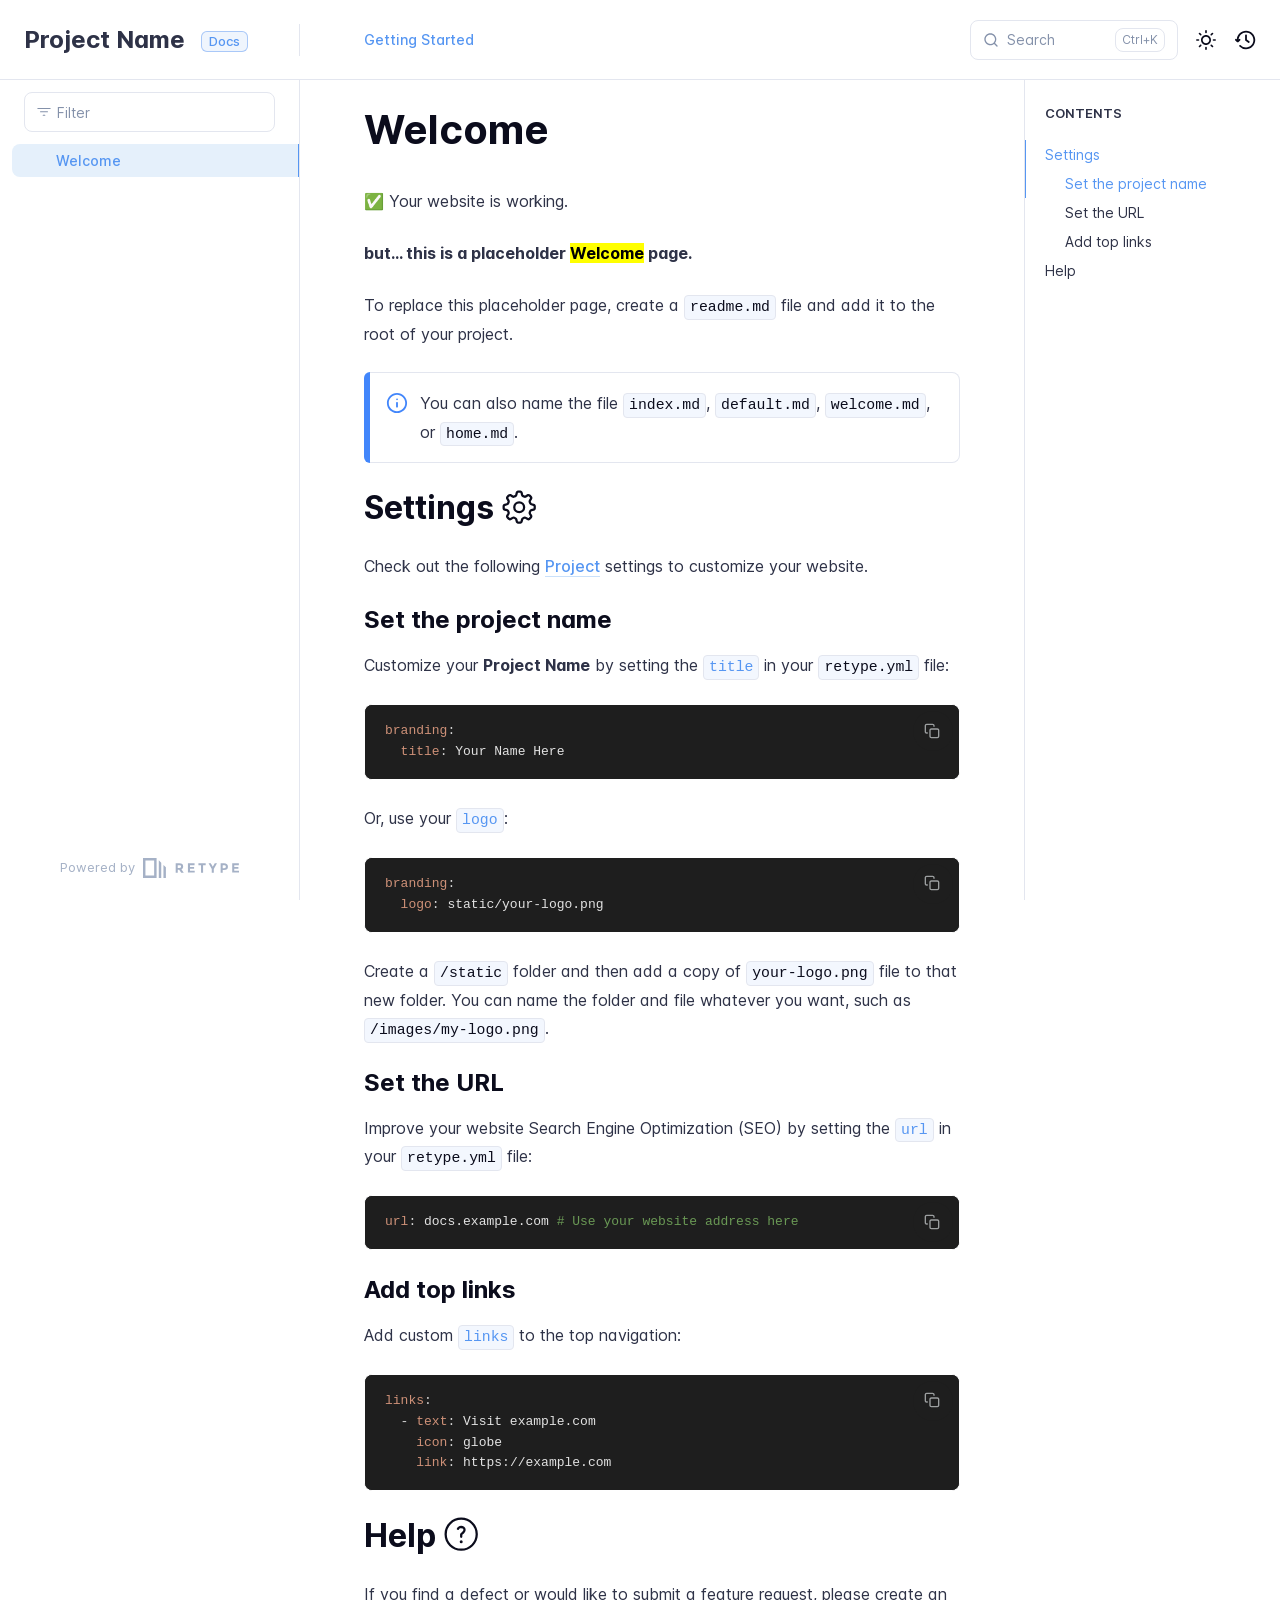
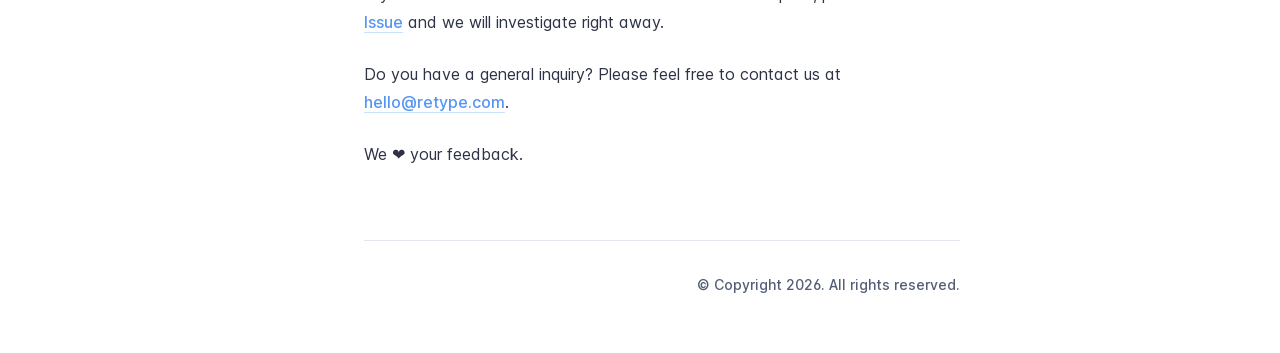
<file: index.html>
<!DOCTYPE html>
<html lang="en" class="h-full">
<head>
    <meta charset="UTF-8">
    <meta name="viewport" content="width=device-width,initial-scale=1">
    <meta name="color-scheme" content="light dark">
    <meta name="turbo-cache-control" content="no-cache" data-turbo-track="reload" data-track-token="4.6.0.842495120403">

    <!-- See retype.com -->
    <meta name="generator" content="Retype 4.6.0">

    <!-- Primary Meta Tags -->
    <title>Welcome</title>
    <meta name="title" content="Welcome">
    <meta name="description" content="✅ Your website is working.">

    <!-- Canonical -->
    <link rel="canonical" href="https://docs.example.com/">
    <link rel="sitemap" type="application/xml" title="Sitemap" href="https://docs.example.com/sitemap.xml">

    <!-- Open Graph -->
    <meta property="og:type" content="website">
    <meta property="og:url" content="https://docs.example.com/">
    <meta property="og:title" content="Welcome">
    <meta property="og:description" content="✅ Your website is working.">
    <meta property="og:site_name" content="Project Name">
    <meta property="og:locale" content="en_US">

    <!-- Twitter -->
    <meta name="twitter:card" content="summary_large_image">
    <meta name="twitter:url" content="https://docs.example.com/">
    <meta name="twitter:title" content="Welcome">
    <meta name="twitter:description" content="✅ Your website is working.">

    <script data-cfasync="false">(function(){var cl=document.documentElement.classList,ls=localStorage.getItem("retype_scheme"),hd=cl.contains("dark"),hl=cl.contains("light"),wm=window.matchMedia&&window.matchMedia("(prefers-color-scheme: dark)").matches;if(ls==="dark"||(!ls&&wm&&!hd&&!hl)){cl.remove("light");cl.add("dark")}else if(ls==="light"||(!ls&&!wm&&!hd&&!hl)){cl.remove("dark");cl.add("light")}})();</script>

    <link href="resources/css/retype.css?v=4.6.0.842495120403" rel="stylesheet">

    <script data-cfasync="false" src="resources/js/config.js?v=4.6.0.842495120403" data-turbo-eval="false" defer></script>
    <script data-cfasync="false" src="resources/js/retype.js?v=4.6.0" data-turbo-eval="false" defer></script>
    <script id="lunr-js" data-cfasync="false" src="resources/js/lunr.js?v=4.6.0.842495120403" data-turbo-eval="false" defer></script>
    <script id="prism-js" data-cfasync="false" src="resources/js/prism.js?v=4.6.0.842495120403" defer></script>
</head>
<body>
    <div id="retype-app" class="relative text-base antialiased text-base-text bg-base-bg font-body">
    <div class="absolute bottom-0 left-0" style="top: 5rem; right: 50%"></div>

    <header id="retype-header" class="sticky top-0 z-30 flex w-full h-16 bg-header-bg border-b border-header-border md:h-20">
        <div class="container relative flex items-center justify-between pr-6 grow md:justify-start">
            <!-- Mobile menu button skeleton -->
            <button v-cloak class="skeleton retype-mobile-menu-button flex items-center justify-center shrink-0 overflow-hidden dark:text-white focus:outline-hidden rounded-full w-10 h-10 ml-3.5 md:hidden"><svg xmlns="http://www.w3.org/2000/svg" class="mb-px shrink-0" width="24" height="24" viewBox="0 0 24 24" role="presentation" style="margin-bottom: 0px;"><g fill="currentColor"><path d="M2 4h20v2H2zM2 11h20v2H2zM2 18h20v2H2z"></path></g></svg></button>
            <div v-cloak id="retype-sidebar-left-toggle-button"></div>
    
            <!-- Logo -->
            <div class="flex items-center justify-between h-full py-2 md:w-75">
                <div class="flex items-center px-2 md:px-6">
                    <a id="retype-branding-logo" href="https://docs.example.com/" class="flex items-center leading-snug text-2xl">
                        <span class="dark:text-white font-bold line-clamp-1 md:line-clamp-2">Project Name</span>
                    </a><span id="retype-branding-label" class="inline-flex mt-1 px-2 py-1 ml-4 text-xs font-medium leading-none items-center rounded-md bg-branding-label-bg text-branding-label-text ring-1 ring-branding-label-border ring-inset md:inline-block">Docs</span>
                </div>
    
                <span class="hidden h-8 border-r md:inline-block border-base-border"></span>
            </div>
    
            <div class="flex justify-between md:grow">
                <!-- Top Nav -->
                <nav id="retype-header-nav" class="hidden md:flex">
                    <ul class="flex flex-col mb-4 md:pl-16 md:mb-0 md:flex-row md:items-center">
                        <li class="mr-6">
                            <a class="py-2 md:mb-0 inline-flex items-center text-sm whitespace-nowrap transition-colors duration-200 ease-linear md:text-header-text font-header-text hover:text-header-text-hover" href="https://retype.com/guides/getting-started/">Getting Started</a>
                        </li>
    
                    </ul>
                </nav>
    
                <div v-cloak class="flex justify-end grow">
                    <div id="retype-mobile-search-button"></div>
                    <doc-search-desktop></doc-search-desktop>
    
                    <doc-theme-switch class="lg:ml-2"></doc-theme-switch>
                    <doc-history></doc-history>
                </div>
            </div>
        </div>
    </header>


    <div id="retype-container" class="container relative flex bg-white">
        <!-- Sidebar Skeleton -->
        <div v-cloak class="fixed flex flex-col shrink-0 duration-300 ease-in-out bg-sidebar-left-bg border-sidebar-left-border sidebar top-20 w-75 border-r h-screen md:sticky transition-transform skeleton">
        
            <div class="flex items-center h-16 px-6">
                <input id="retype-filter-input-mock" class="w-full h-10 pl-8 px-3 py-2 transition-colors duration-200 ease-linear bg-filter-bg border border-filter-border rounded-lg shadow-none md:text-sm hover:border-filter-border-hover focus:outline-hidden focus:border-filter-border-focus placeholder-filter-placeholder" type="text">
            </div>
        
            <div class="pl-6 mt-1 mb-4">
                <div class="w-32 h-3 mb-4 bg-skeleton-bg rounded-full loading"></div>
                <div class="w-48 h-3 mb-4 bg-skeleton-bg rounded-full loading"></div>
                <div class="w-40 h-3 mb-4 bg-skeleton-bg rounded-full loading"></div>
                <div class="w-32 h-3 mb-4 bg-skeleton-bg rounded-full loading"></div>
                <div class="w-48 h-3 mb-4 bg-skeleton-bg rounded-full loading"></div>
                <div class="w-40 h-3 mb-4 bg-skeleton-bg rounded-full loading"></div>
            </div>
        
            <div class="shrink-0 mt-auto bg-transparent dark:border-base-border">
                <a class="flex items-center justify-center flex-nowrap h-16 text-gray-350 dark:text-dark-400 hover:text-gray-600 dark:hover:text-dark-300 transition-colors duration-150 ease-in docs-powered-by" target="_blank" href="https://retype.com/" rel="noopener">
                    <span class="text-xs whitespace-nowrap">Powered by</span>
                    <svg xmlns="http://www.w3.org/2000/svg" class="ml-2" fill="currentColor" width="96" height="20" overflow="visible"><path d="M0 0v20h13.59V0H0zm11.15 17.54H2.44V2.46h8.71v15.08zM15.8 20h2.44V4.67L15.8 2.22zM20.45 6.89V20h2.44V9.34z"/><g><path d="M40.16 8.44c0 1.49-.59 2.45-1.75 2.88l2.34 3.32h-2.53l-2.04-2.96h-1.43v2.96h-2.06V5.36h3.5c1.43 0 2.46.24 3.07.73s.9 1.27.9 2.35zm-2.48 1.1c.26-.23.38-.59.38-1.09 0-.5-.13-.84-.4-1.03s-.73-.28-1.39-.28h-1.54v2.75h1.5c.72 0 1.2-.12 1.45-.35zM51.56 5.36V7.2h-4.59v1.91h4.13v1.76h-4.13v1.92h4.74v1.83h-6.79V5.36h6.64zM60.09 7.15v7.48h-2.06V7.15h-2.61V5.36h7.28v1.79h-2.61zM70.81 14.64h-2.06v-3.66l-3.19-5.61h2.23l1.99 3.45 1.99-3.45H74l-3.19 5.61v3.66zM83.99 6.19c.65.55.97 1.4.97 2.55s-.33 1.98-1 2.51-1.68.8-3.04.8h-1.23v2.59h-2.06V5.36h3.26c1.42 0 2.45.28 3.1.83zm-1.51 3.65c.25-.28.37-.69.37-1.22s-.16-.92-.48-1.14c-.32-.23-.82-.34-1.5-.34H79.7v3.12h1.38c.68 0 1.15-.14 1.4-.42zM95.85 5.36V7.2h-4.59v1.91h4.13v1.76h-4.13v1.92H96v1.83h-6.79V5.36h6.64z"/></g></svg>
                </a>
            </div>
        </div>
        
        <!-- Sidebar component -->
        <doc-sidebar v-cloak>
            <template #sidebar-footer>
                <div class="shrink-0 mt-auto border-t md:bg-transparent md:border-none dark:border-base-border">
        
                    <div class="py-3 px-6 md:hidden border-b dark:border-base-border">
                        <nav>
                            <ul class="flex flex-wrap justify-center items-center">
                                <li class="mr-6">
                                    <a class="block py-1 inline-flex items-center text-sm whitespace-nowrap transition-colors duration-200 ease-linear md:text-header-text font-header-text hover:text-header-text-hover" href="https://retype.com/guides/getting-started/">Getting Started</a>
                                </li>
        
                            </ul>
                        </nav>
                    </div>
        
                    <a class="flex items-center justify-center flex-nowrap h-16 text-gray-350 dark:text-dark-400 hover:text-gray-600 dark:hover:text-dark-300 transition-colors duration-150 ease-in docs-powered-by" target="_blank" href="https://retype.com/" rel="noopener">
                        <span class="text-xs whitespace-nowrap">Powered by</span>
                        <svg xmlns="http://www.w3.org/2000/svg" class="ml-2" fill="currentColor" width="96" height="20" overflow="visible"><path d="M0 0v20h13.59V0H0zm11.15 17.54H2.44V2.46h8.71v15.08zM15.8 20h2.44V4.67L15.8 2.22zM20.45 6.89V20h2.44V9.34z"/><g><path d="M40.16 8.44c0 1.49-.59 2.45-1.75 2.88l2.34 3.32h-2.53l-2.04-2.96h-1.43v2.96h-2.06V5.36h3.5c1.43 0 2.46.24 3.07.73s.9 1.27.9 2.35zm-2.48 1.1c.26-.23.38-.59.38-1.09 0-.5-.13-.84-.4-1.03s-.73-.28-1.39-.28h-1.54v2.75h1.5c.72 0 1.2-.12 1.45-.35zM51.56 5.36V7.2h-4.59v1.91h4.13v1.76h-4.13v1.92h4.74v1.83h-6.79V5.36h6.64zM60.09 7.15v7.48h-2.06V7.15h-2.61V5.36h7.28v1.79h-2.61zM70.81 14.64h-2.06v-3.66l-3.19-5.61h2.23l1.99 3.45 1.99-3.45H74l-3.19 5.61v3.66zM83.99 6.19c.65.55.97 1.4.97 2.55s-.33 1.98-1 2.51-1.68.8-3.04.8h-1.23v2.59h-2.06V5.36h3.26c1.42 0 2.45.28 3.1.83zm-1.51 3.65c.25-.28.37-.69.37-1.22s-.16-.92-.48-1.14c-.32-.23-.82-.34-1.5-.34H79.7v3.12h1.38c.68 0 1.15-.14 1.4-.42zM95.85 5.36V7.2h-4.59v1.91h4.13v1.76h-4.13v1.92H96v1.83h-6.79V5.36h6.64z"/></g></svg>
                    </a>
                </div>
            </template>
        </doc-sidebar>

        <div class="grow min-w-0 bg-body-bg">
            <!-- Render "toolbar" template here on api pages --><!-- Render page content -->
<div class="flex">
    <div id="retype-main" class="min-w-0 p-4 grow md:px-16">
        <main class="relative pb-12 lg:pt-2">
            <div class="relative retype-markdown" id="retype-content">
                <!-- Rendered if sidebar right is enabled -->
                <div id="retype-sidebar-right-toggle"></div>
                <doc-page-actions></doc-page-actions>

                <!-- Page content  -->
<h1 id="welcome">Welcome</h1>
<p><span class="docs-emoji">&#x2705;</span> Your website is working.</p>
<p><strong>but... this is a placeholder <mark>Welcome</mark> page.</strong></p>
<p>To replace this placeholder page, create a <code translate="no" v-pre>readme.md</code> file and add it to the root of your project.</p>
<div class="flex mb-6">
    <div class="shrink-0 w-1.5 rounded-tl-lg rounded-bl-lg bg-callout-primary"></div>
    <div class="flex w-full py-4 border border-l-0 rounded-tr-lg rounded-br-lg doc-callout bg-callout-base-bg border-callout-base-border" role="alert">
        <div class="flex items-center ml-4 h-7">
            <svg xmlns="http://www.w3.org/2000/svg" class="block text-callout-primary" width="22" height="22" viewBox="0 0 24 24" role="presentation">
                <g fill="currentColor"><g>
                    <path d="M12 1C5.93 1 1 5.93 1 12s4.93 11 11 11 11-4.93 11-11S18.07 1 12 1zm0 20c-4.96 0-9-4.04-9-9s4.04-9 9-9 9 4.04 9 9-4.04 9-9 9z"></path>
                    <path d="M12 11c-.55 0-1 .45-1 1v4c0 .55.45 1 1 1s1-.45 1-1v-4c0-.55-.45-1-1-1zM12.01 7c-.56 0-1 .45-1 1s.45 1 1 1 1-.45 1-1-.45-1-1-1z"></path>
                    <path fill="none" d="M0 0h24v24H0z"></path>
                </g></g>
            </svg>
        </div>
        <div class="pr-5 ml-3 w-full">
<p>You can also name the file <code translate="no" v-pre>index.md</code>, <code translate="no" v-pre>default.md</code>, <code translate="no" v-pre>welcome.md</code>, or <code translate="no" v-pre>home.md</code>.</p>
        </div>
    </div>
</div>
<h2 id="settings">Settings <svg xmlns="http://www.w3.org/2000/svg" class="docs-icon" viewBox="0 0 24 24" role="presentation"><g fill="currentColor"><g><path d="M16 12a4 4 0 1 1-8 0 4 4 0 0 1 8 0Zm-1.5 0a2.5 2.5 0 1 0-5 0 2.5 2.5 0 0 0 5 0Z"/><path d="M12 1c.266 0 .532.009.797.028.763.055 1.345.617 1.512 1.304l.352 1.45c.019.078.09.171.225.221.247.089.49.19.728.302.13.061.246.044.315.002l1.275-.776c.603-.368 1.411-.353 1.99.147.402.349.78.726 1.128 1.129.501.578.515 1.386.147 1.99l-.776 1.274c-.042.069-.058.185.002.315.112.238.213.481.303.728.048.135.142.205.22.225l1.45.352c.687.167 1.249.749 1.303 1.512.038.531.038 1.063 0 1.594-.054.763-.616 1.345-1.303 1.512l-1.45.352c-.078.019-.171.09-.221.225-.089.248-.19.491-.302.728-.061.13-.044.246-.002.315l.776 1.275c.368.603.353 1.411-.147 1.99-.349.402-.726.78-1.129 1.128-.578.501-1.386.515-1.99.147l-1.274-.776c-.069-.042-.185-.058-.314.002a8.606 8.606 0 0 1-.729.303c-.135.048-.205.142-.225.22l-.352 1.45c-.167.687-.749 1.249-1.512 1.303-.531.038-1.063.038-1.594 0-.763-.054-1.345-.616-1.512-1.303l-.352-1.45c-.019-.078-.09-.171-.225-.221a8.138 8.138 0 0 1-.728-.302c-.13-.061-.246-.044-.315-.002l-1.275.776c-.603.368-1.411.353-1.99-.147-.402-.349-.78-.726-1.128-1.129-.501-.578-.515-1.386-.147-1.99l.776-1.274c.042-.069.058-.185-.002-.314a8.606 8.606 0 0 1-.303-.729c-.048-.135-.142-.205-.22-.225l-1.45-.352c-.687-.167-1.249-.749-1.304-1.512a11.158 11.158 0 0 1 0-1.594c.055-.763.617-1.345 1.304-1.512l1.45-.352c.078-.019.171-.09.221-.225.089-.248.19-.491.302-.728.061-.13.044-.246.002-.315l-.776-1.275c-.368-.603-.353-1.411.147-1.99.349-.402.726-.78 1.129-1.128.578-.501 1.386-.515 1.99-.147l1.274.776c.069.042.185.058.315-.002.238-.112.481-.213.728-.303.135-.048.205-.142.225-.22l.352-1.45c.167-.687.749-1.249 1.512-1.304C11.466 1.01 11.732 1 12 1Zm-.69 1.525c-.055.004-.135.05-.161.161l-.353 1.45a1.832 1.832 0 0 1-1.172 1.277 7.147 7.147 0 0 0-.6.249 1.833 1.833 0 0 1-1.734-.074l-1.274-.776c-.098-.06-.186-.036-.228 0a9.774 9.774 0 0 0-.976.976c-.036.042-.06.131 0 .228l.776 1.274c.314.529.342 1.18.074 1.734a7.147 7.147 0 0 0-.249.6 1.831 1.831 0 0 1-1.278 1.173l-1.45.351c-.11.027-.156.107-.16.162a9.63 9.63 0 0 0 0 1.38c.004.055.05.135.161.161l1.45.353a1.832 1.832 0 0 1 1.277 1.172c.074.204.157.404.249.6.268.553.24 1.204-.074 1.733l-.776 1.275c-.06.098-.036.186 0 .228.301.348.628.675.976.976.042.036.131.06.228 0l1.274-.776a1.83 1.83 0 0 1 1.734-.075c.196.093.396.176.6.25a1.831 1.831 0 0 1 1.173 1.278l.351 1.45c.027.11.107.156.162.16a9.63 9.63 0 0 0 1.38 0c.055-.004.135-.05.161-.161l.353-1.45a1.834 1.834 0 0 1 1.172-1.278 6.82 6.82 0 0 0 .6-.248 1.831 1.831 0 0 1 1.733.074l1.275.776c.098.06.186.036.228 0 .348-.301.675-.628.976-.976.036-.042.06-.131 0-.228l-.776-1.275a1.834 1.834 0 0 1-.075-1.733c.093-.196.176-.396.25-.6a1.831 1.831 0 0 1 1.278-1.173l1.45-.351c.11-.027.156-.107.16-.162a9.63 9.63 0 0 0 0-1.38c-.004-.055-.05-.135-.161-.161l-1.45-.353c-.626-.152-1.08-.625-1.278-1.172a6.576 6.576 0 0 0-.248-.6 1.833 1.833 0 0 1 .074-1.734l.776-1.274c.06-.098.036-.186 0-.228a9.774 9.774 0 0 0-.976-.976c-.042-.036-.131-.06-.228 0l-1.275.776a1.831 1.831 0 0 1-1.733.074 6.88 6.88 0 0 0-.6-.249 1.835 1.835 0 0 1-1.173-1.278l-.351-1.45c-.027-.11-.107-.156-.162-.16a9.63 9.63 0 0 0-1.38 0Z"/></g></g></svg></h2>
<p>Check out the following <a href="https://retype.com/configuration/project/">Project</a> settings to customize your website.</p>
<h3 id="set-the-project-name">Set the project name</h3>
<p>Customize your <strong>Project Name</strong> by setting the <a href="https://retype.com/configuration/project#title"><code translate="no" v-pre>title</code></a> in your <code translate="no" v-pre>retype.yml</code> file:</p>
<div id="set-the-project-name-code-1" class="codeblock-wrapper"><doc-codeblock>
<pre translate="no" class="language-yaml"><code v-pre class="language-yaml">branding:
  title: Your Name Here</code></pre>
</doc-codeblock></div>
<p>Or, use your <a href="https://retype.com/configuration/project/#logo"><code translate="no" v-pre>logo</code></a>:</p>
<div id="set-the-project-name-code-2" class="codeblock-wrapper"><doc-codeblock>
<pre translate="no" class="language-yaml"><code v-pre class="language-yaml">branding:
  logo: static/your-logo.png</code></pre>
</doc-codeblock></div>
<p>Create a <code translate="no" v-pre>/static</code> folder and then add a copy of <code translate="no" v-pre>your-logo.png</code> file to that new folder. You can name the folder and file whatever you want, such as <code translate="no" v-pre>/images/my-logo.png</code>.</p>
<h3 id="set-the-url">Set the URL</h3>
<p>Improve your website Search Engine Optimization (SEO) by setting the <a href="https://retype.com/configuration/project#url"><code translate="no" v-pre>url</code></a> in your <code translate="no" v-pre>retype.yml</code> file:</p>
<div id="set-the-url-code-1" class="codeblock-wrapper"><doc-codeblock>
<pre translate="no" class="language-yaml"><code v-pre class="language-yaml">url: docs.example.com # Use your website address here</code></pre>
</doc-codeblock></div>
<h3 id="add-top-links">Add top links</h3>
<p>Add custom <a href="https://retype.com/configuration/project/#links"><code translate="no" v-pre>links</code></a> to the top navigation:</p>
<div id="add-top-links-code-1" class="codeblock-wrapper"><doc-codeblock>
<pre translate="no" class="language-yaml"><code v-pre class="language-yaml">links:
  - text: Visit example.com
    icon: globe
    link: https://example.com</code></pre>
</doc-codeblock></div>
<h2 id="help">Help <svg xmlns="http://www.w3.org/2000/svg" class="docs-icon" viewBox="0 0 24 24" role="presentation"><g fill="currentColor"><g><path d="M10.97 8.265a1.45 1.45 0 0 0-.487.57.75.75 0 0 1-1.341-.67c.2-.402.513-.826.997-1.148C10.627 6.69 11.244 6.5 12 6.5c.658 0 1.369.195 1.934.619a2.45 2.45 0 0 1 1.004 2.006c0 1.033-.513 1.72-1.027 2.215-.19.183-.399.358-.579.508l-.147.123a4.329 4.329 0 0 0-.435.409v1.37a.75.75 0 1 1-1.5 0v-1.473c0-.237.067-.504.247-.736.22-.28.486-.517.718-.714l.183-.153.001-.001c.172-.143.324-.27.47-.412.368-.355.569-.676.569-1.136a.953.953 0 0 0-.404-.806C12.766 8.118 12.384 8 12 8c-.494 0-.814.121-1.03.265ZM13 17a1 1 0 1 1-2 0 1 1 0 0 1 2 0Z"/><path d="M12 1c6.075 0 11 4.925 11 11s-4.925 11-11 11S1 18.075 1 12 5.925 1 12 1ZM2.5 12a9.5 9.5 0 0 0 9.5 9.5 9.5 9.5 0 0 0 9.5-9.5A9.5 9.5 0 0 0 12 2.5 9.5 9.5 0 0 0 2.5 12Z"/></g></g></svg></h2>
<p>If you find a defect or would like to submit a feature request, please create an <a href="https://github.com/retypeapp/retype/issues">Issue</a> and we will investigate right away.</p>
<p>Do you have a general inquiry? Please feel free to contact us at <a href="mailto:hello@retype.com">hello@retype.com</a>.</p>
<p>We <span class="docs-emoji">&#x2764;&#xFE0F;</span> your feedback.</p>

                
                <!-- Required only on API pages -->
                <doc-toolbar-member-filter-no-results></doc-toolbar-member-filter-no-results>
            </div>
            <footer id="retype-content-footer" class="clear-both">
            
            </footer>
        </main>

        <div id="retype-page-footer" class="print:border-none border-t border-base-border pt-6 mb-8">
            <footer class="flex flex-wrap items-center justify-between print:justify-center">
                <div id="retype-footer-links" class="print:hidden">
                    <ul class="flex flex-wrap items-center text-sm">
                    </ul>
                </div>
                <div id="retype-copyright" class="print:justify-center py-2 text-footer-text font-footer-link text-sm leading-relaxed"><p>© Copyright 2026. All rights reserved.</p></div>
            </footer>
        </div>
    </div>

    <!-- Rendered if sidebar right is enabled -->
    <!-- Sidebar right skeleton-->
    <div v-cloak class="fixed top-0 bottom-0 right-0 translate-x-full bg-sidebar-right-bg border-sidebar-right-border lg:sticky lg:border-l lg:shrink-0 lg:pt-6 lg:translate-x-0 sm:w-1/2 lg:w-64 lg:z-0 md:w-104 sidebar-right skeleton">
        <div class="pl-5">
            <div class="w-32 h-3 mb-4 bg-skeleton-bg rounded-full loading"></div>
            <div class="w-48 h-3 mb-4 bg-skeleton-bg rounded-full loading"></div>
            <div class="w-40 h-3 mb-4 bg-skeleton-bg rounded-full loading"></div>
        </div>
    </div>

    <!-- User should be able to hide sidebar right -->
    <doc-sidebar-right v-cloak></doc-sidebar-right>
</div>

        </div>
    </div>

    <doc-search-mobile></doc-search-mobile>
    <doc-back-to-top></doc-back-to-top>
</div>


    <div id="retype-overlay-target"></div>

        <script data-cfasync="false">window.__DOCS__ = { "title": "Welcome", isRoot: true, level: 0, icon: "file", hasPrism: true, hasInstagram: false, hasMermaid: false, hasMath: false, tocDepth: 23 }</script>
</body>
</html>
</file>
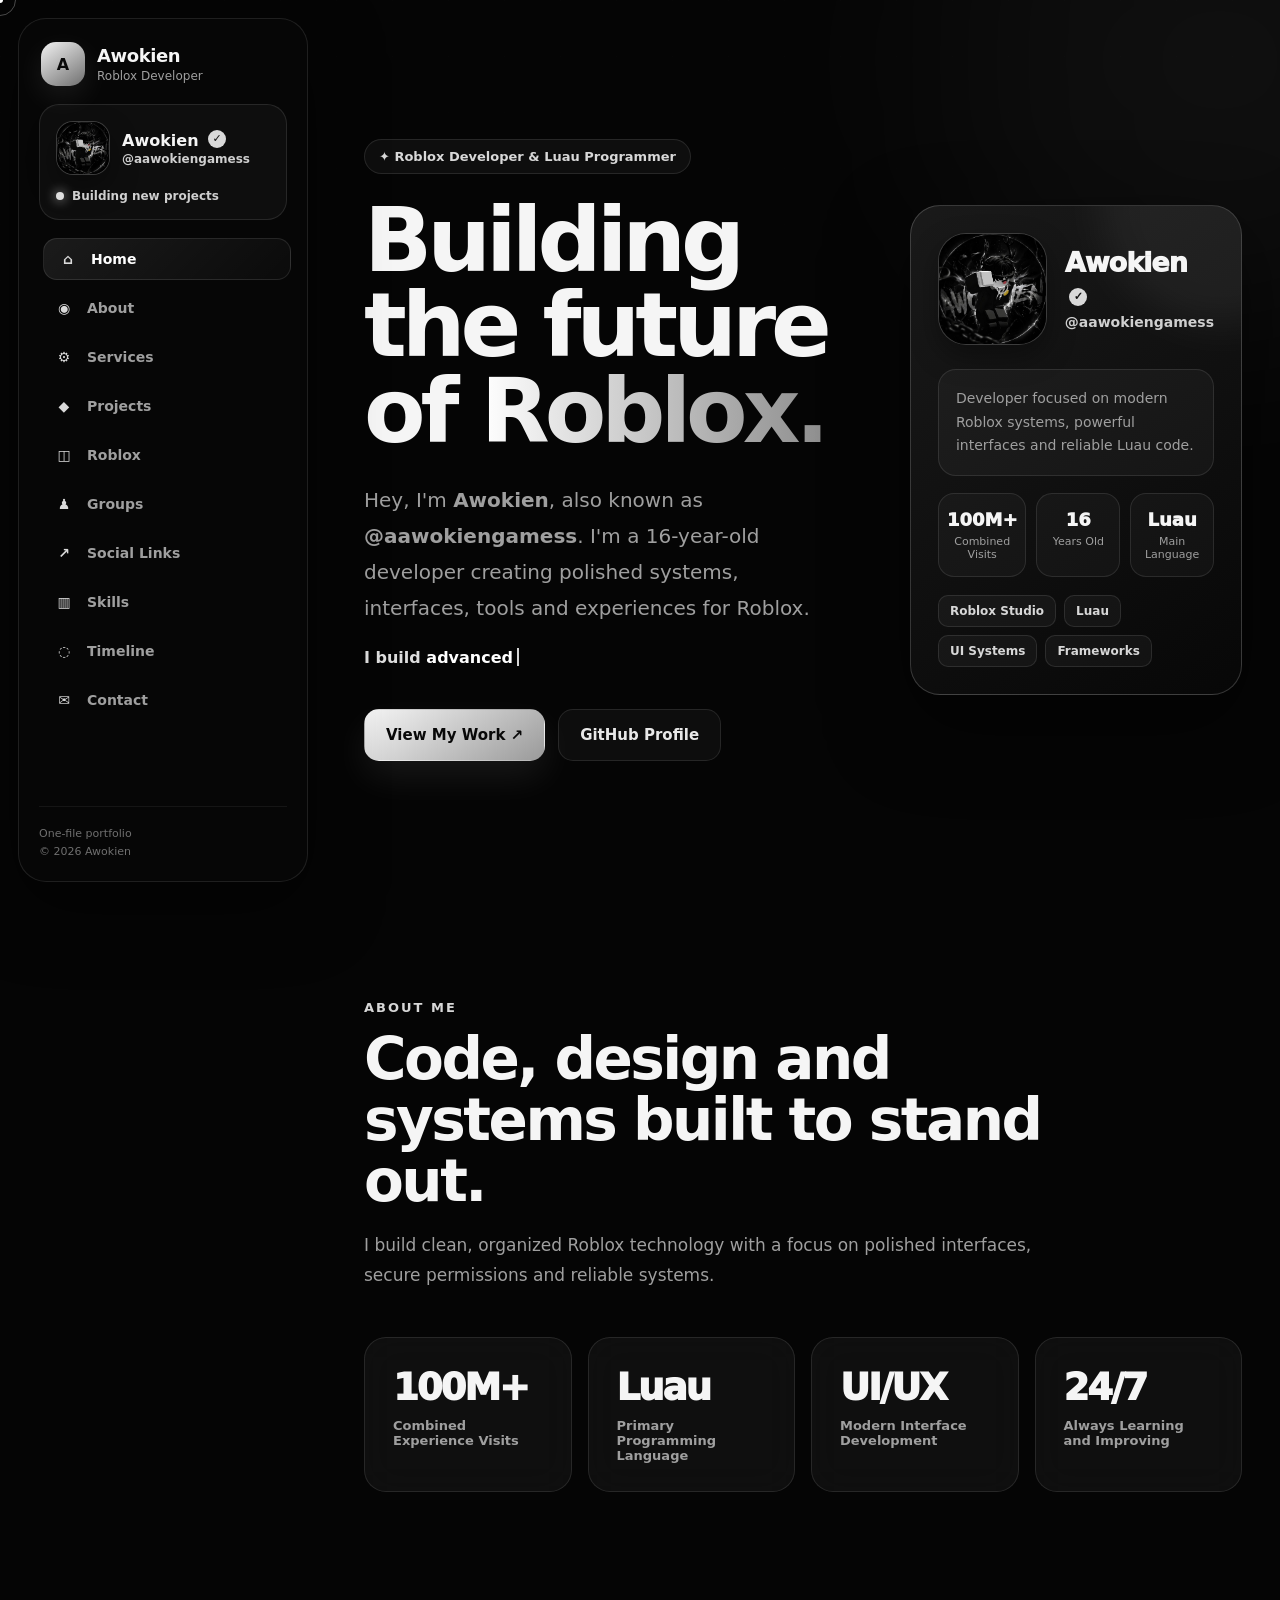
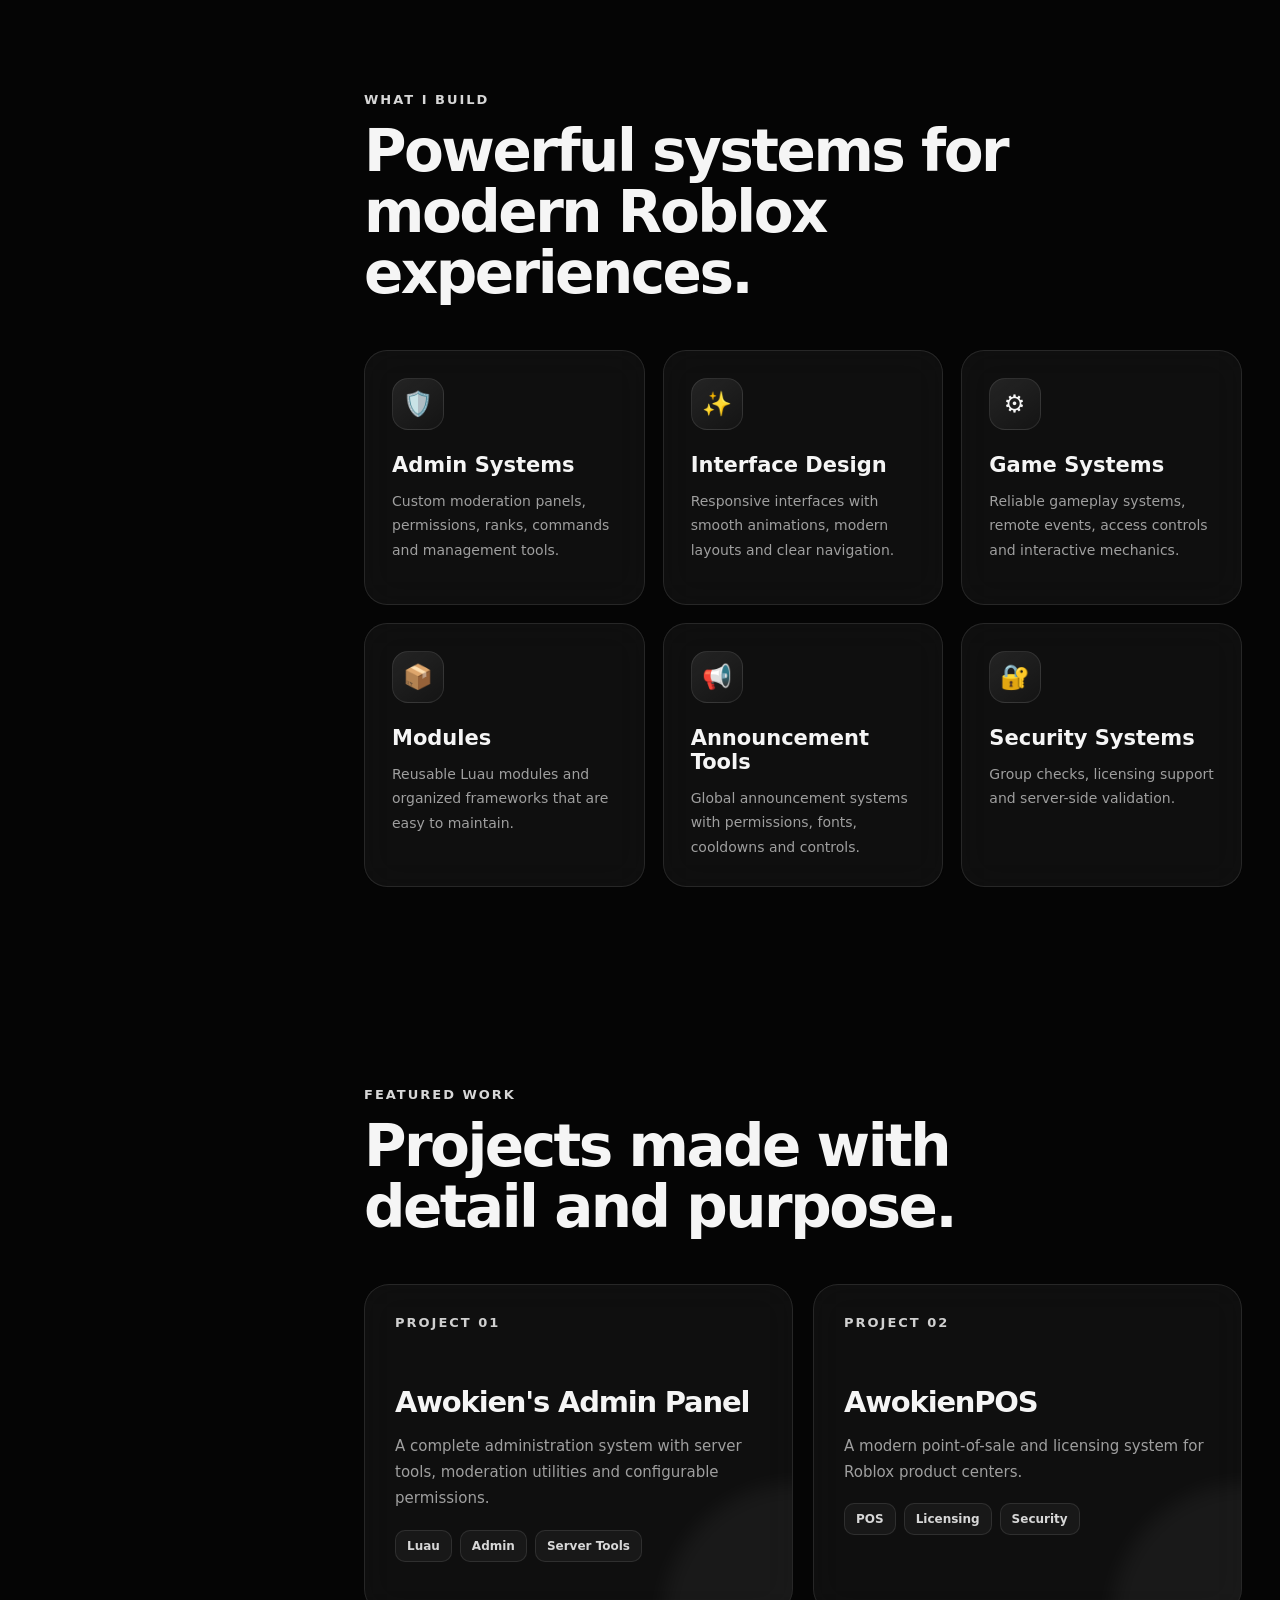
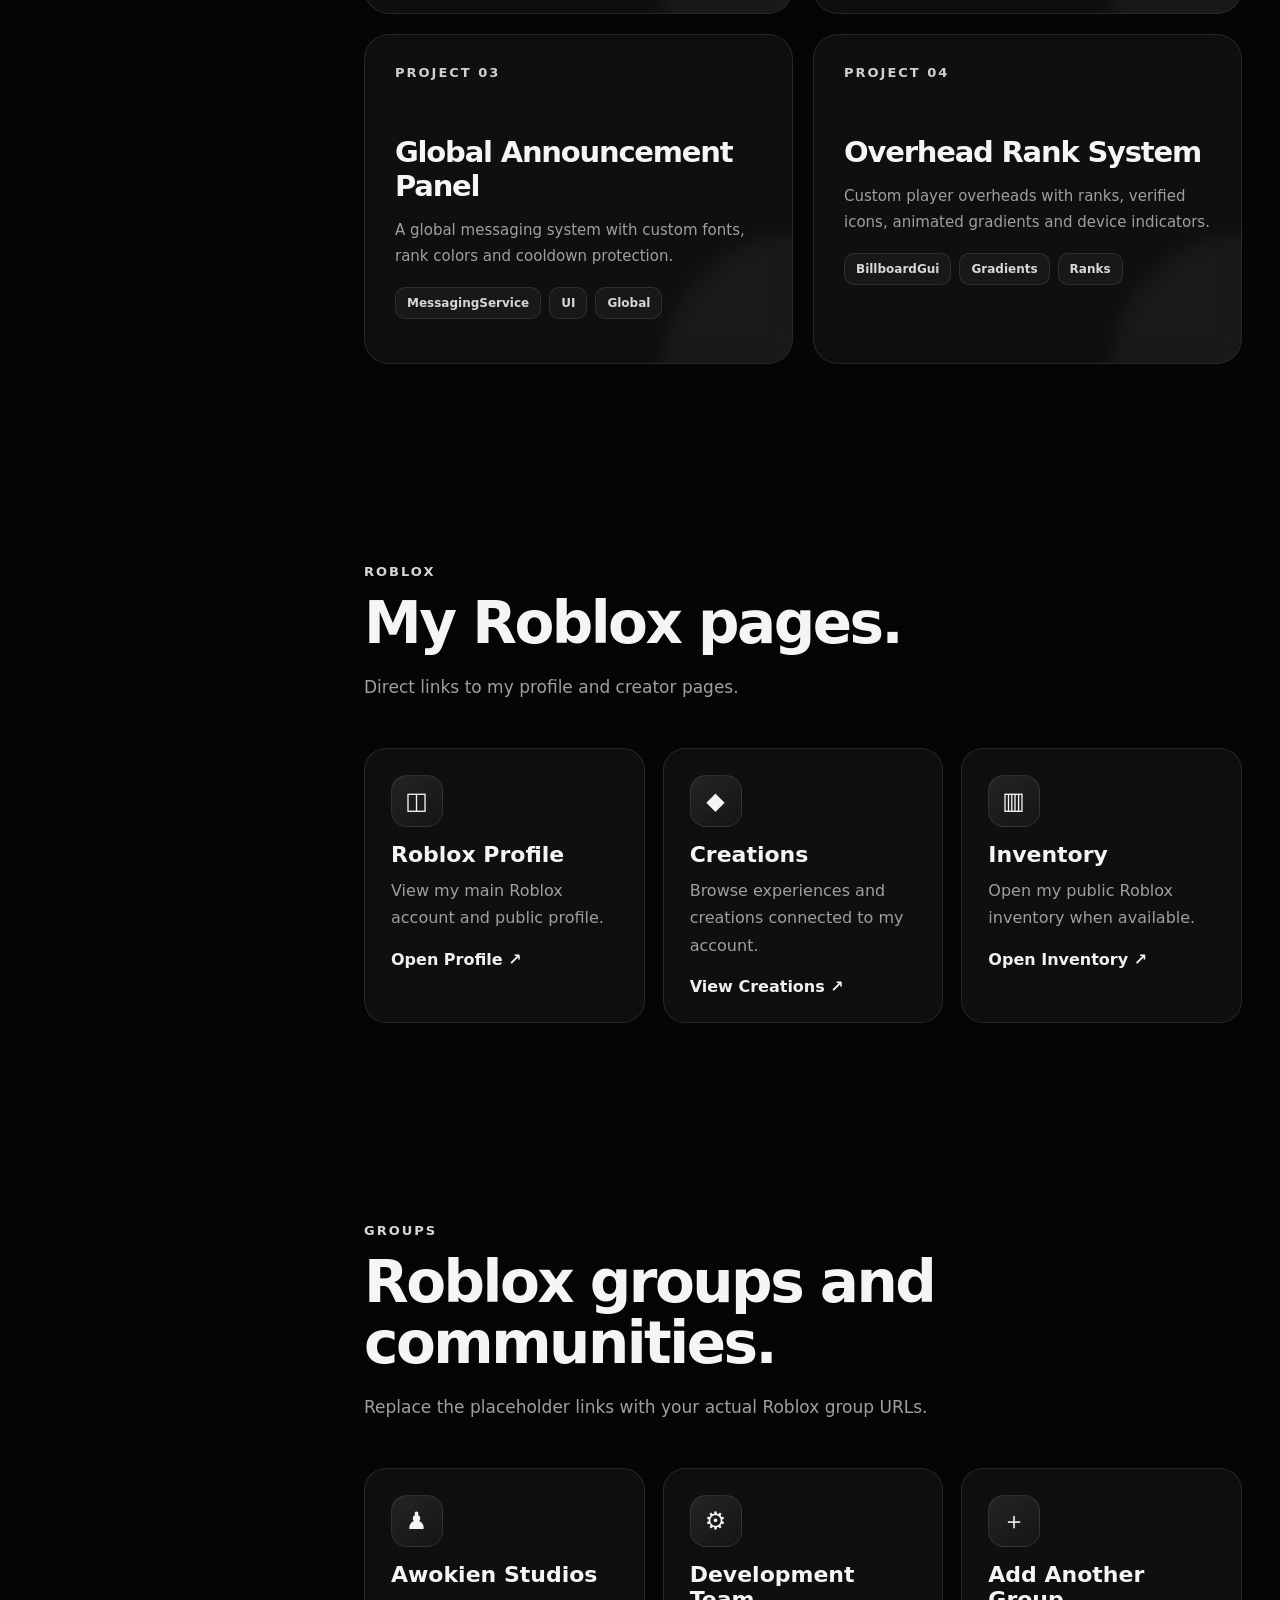
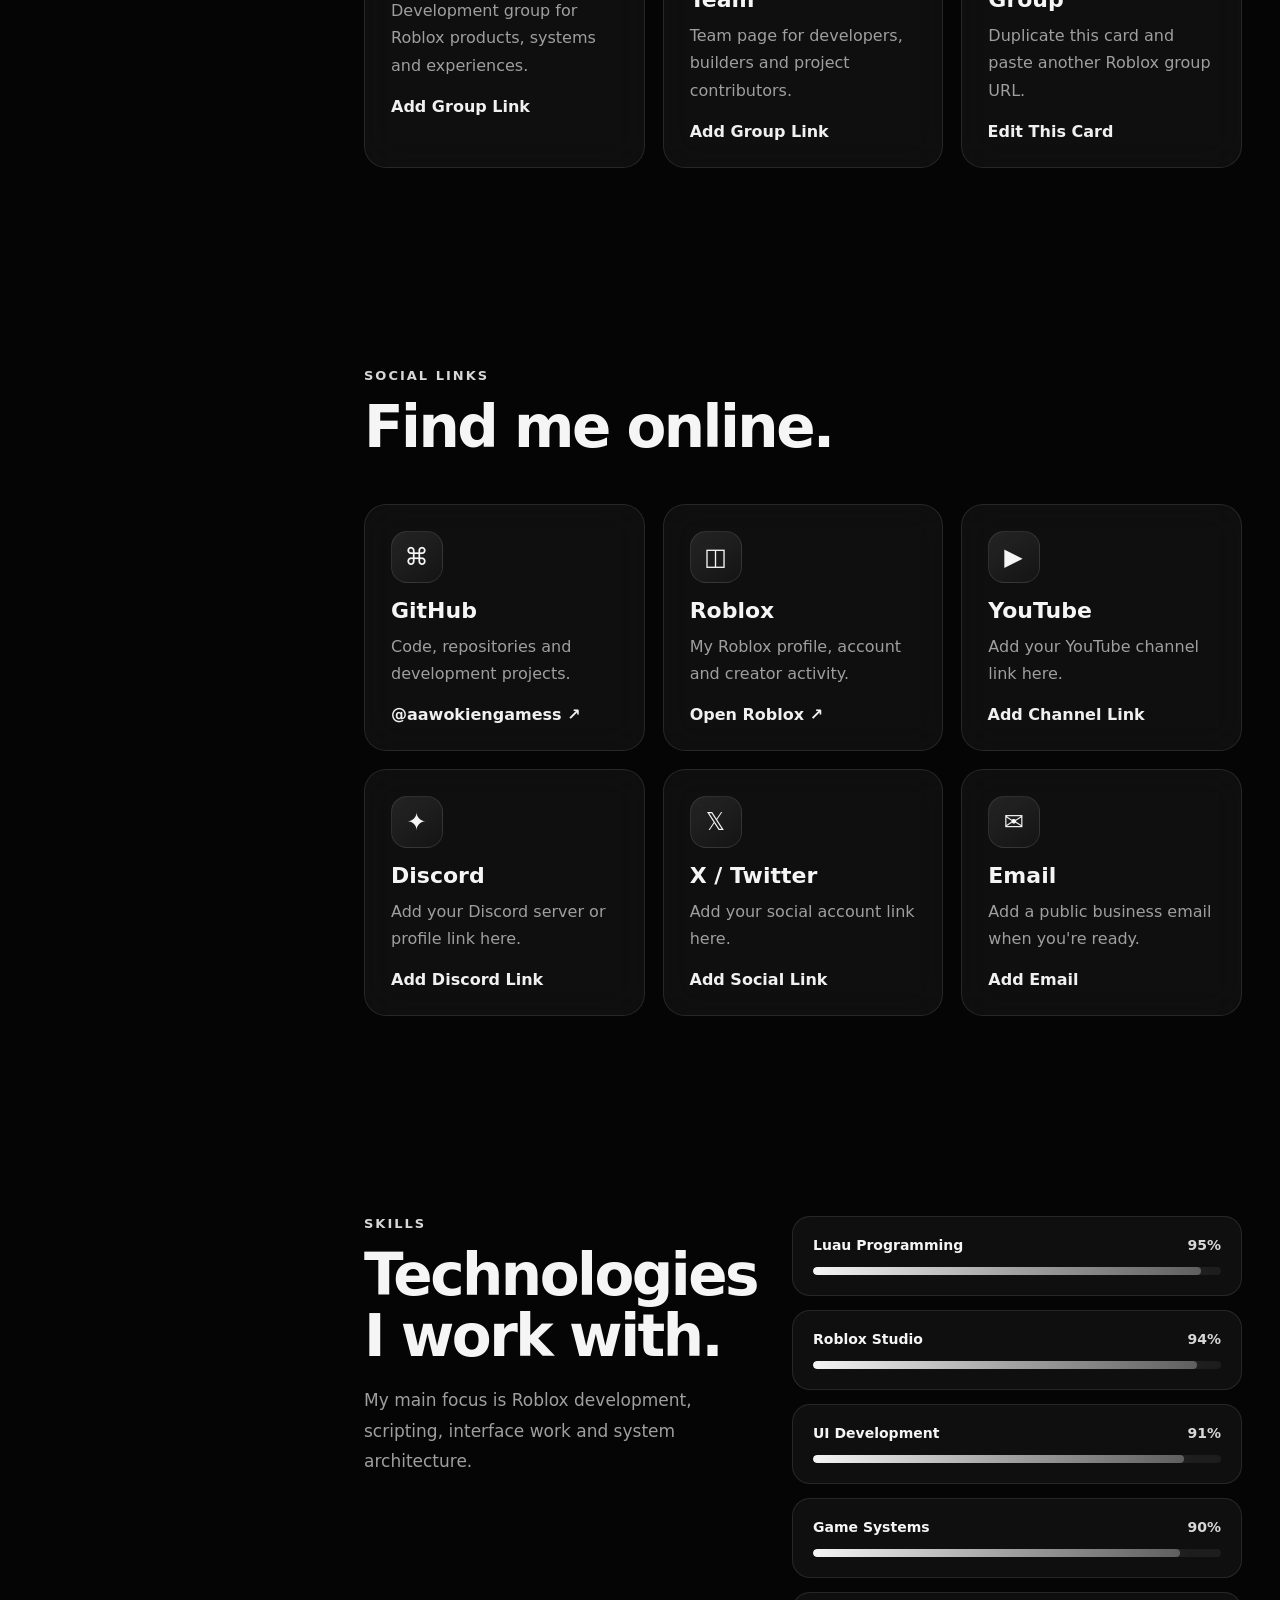
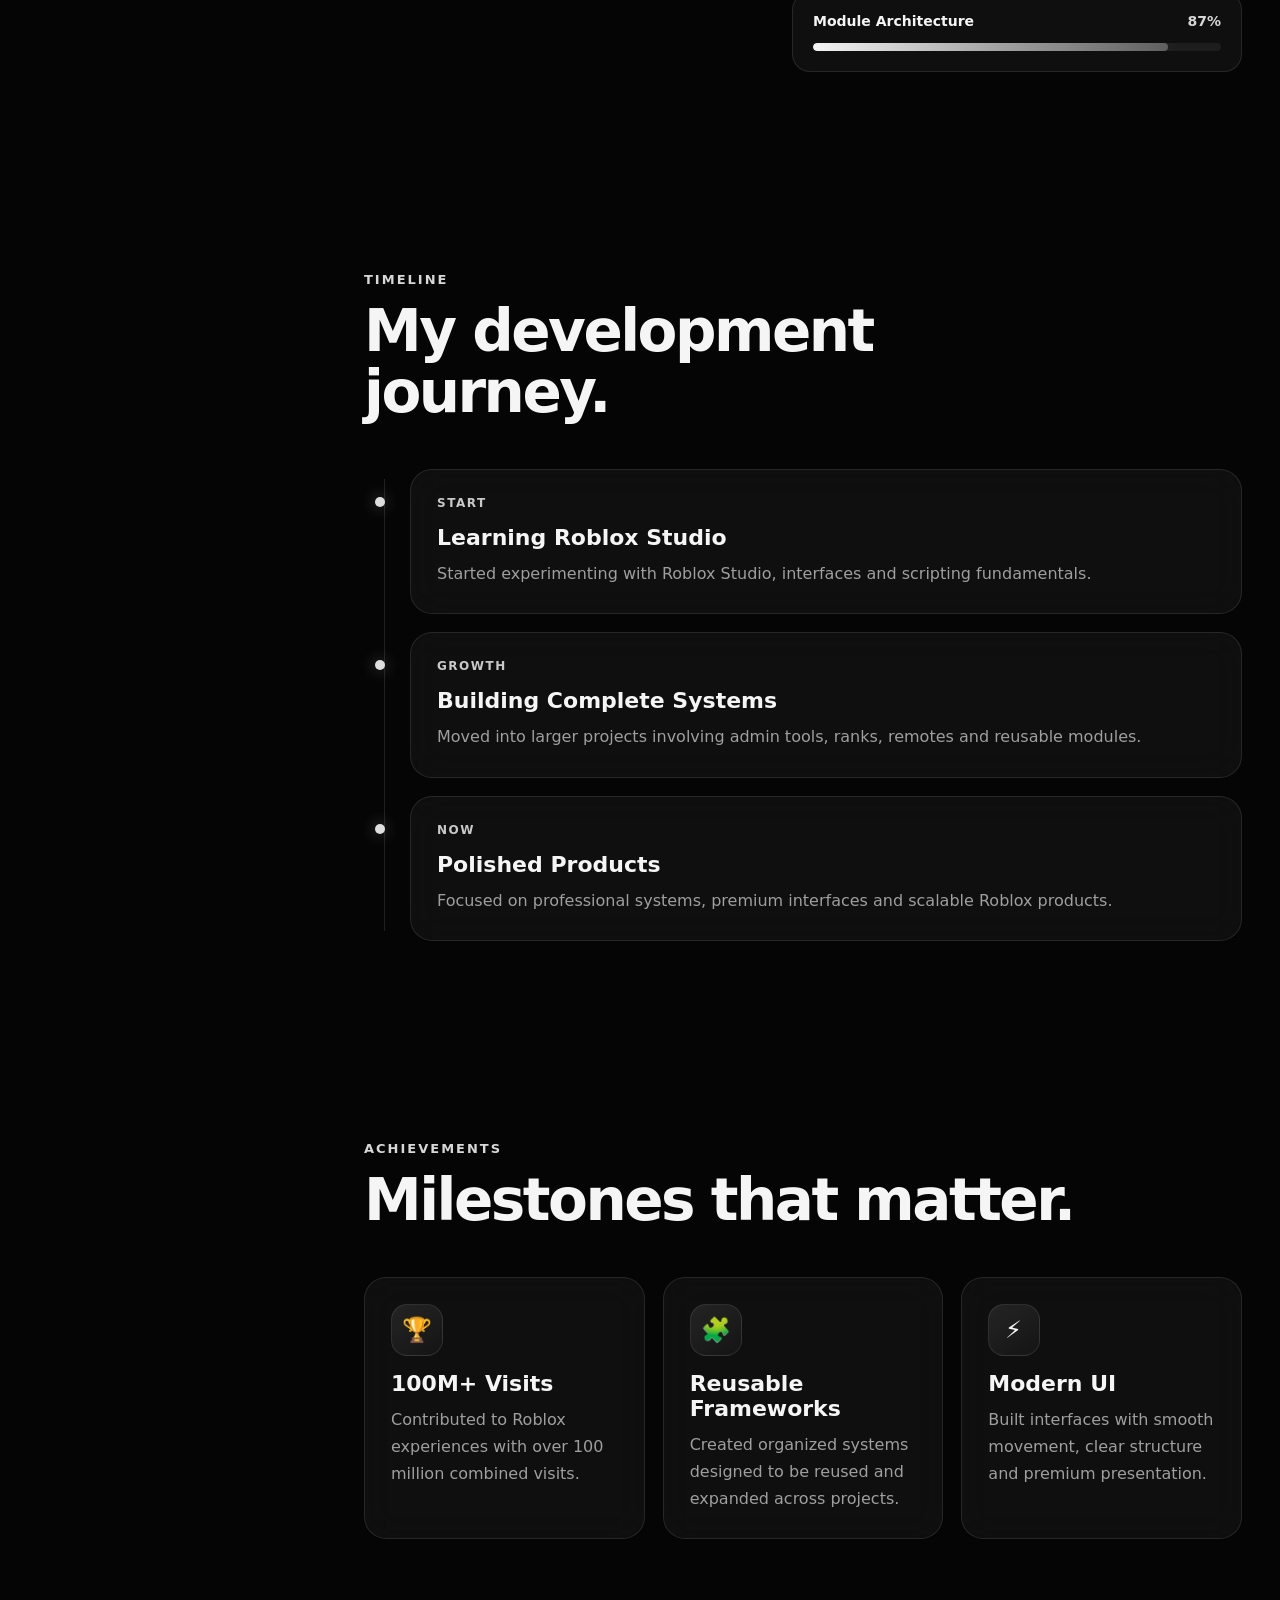
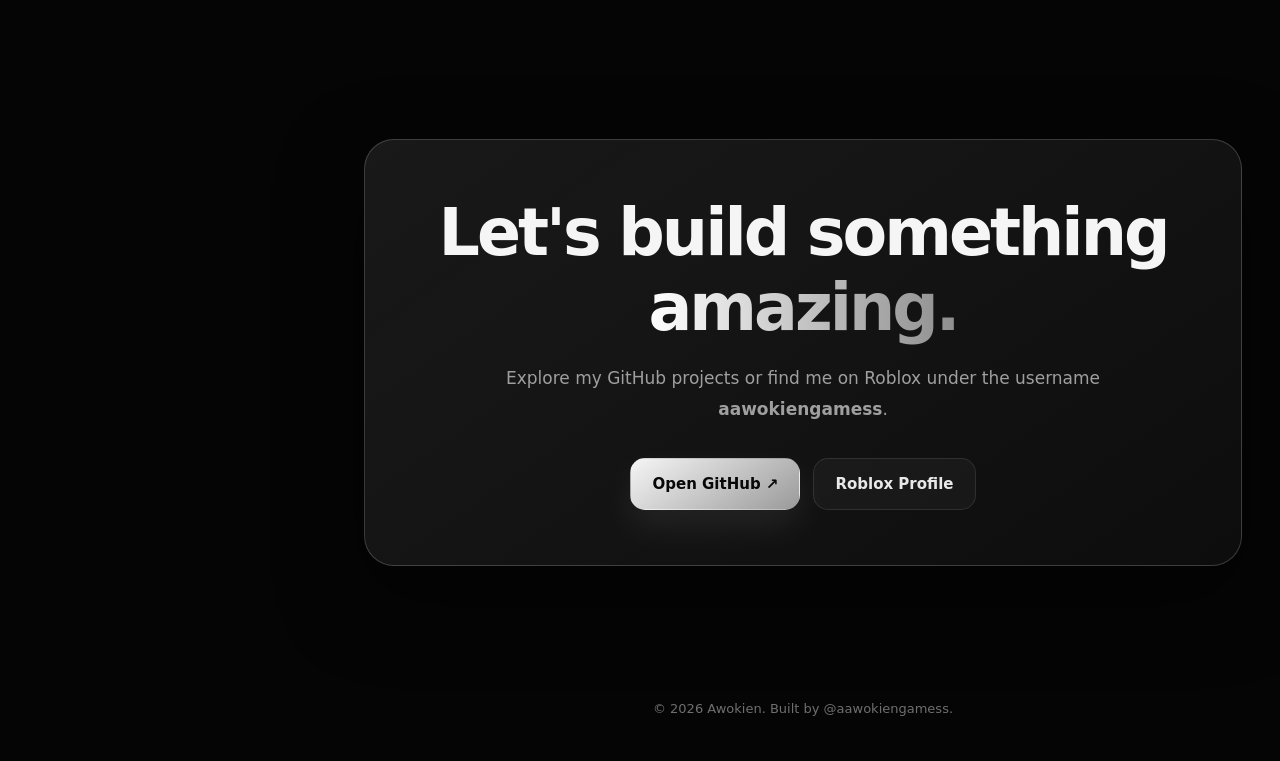
<file: index(5).html>
<!DOCTYPE html>
<html lang="en">
<head>
<meta charset="UTF-8">
<meta name="viewport" content="width=device-width,initial-scale=1">
<meta name="description" content="Awokien — Roblox developer, Luau programmer, and systems creator.">
<title>Awokien | Roblox Developer</title>
<style>
:root {
  --bg:#050505;
  --bg-soft:#0b0b0b;
  --panel:rgba(18,18,18,.78);
  --panel-strong:rgba(24,24,24,.94);
  --border:rgba(255,255,255,.10);
  --border-strong:rgba(255,255,255,.18);
  --text:#f5f5f5;
  --muted:#9f9f9f;
  --muted-2:#6f6f6f;
  --accent:#e7e7e7;
  --accent-dark:#7c7c7c;
  --success:#d0d0d0;
  --sidebar:290px;
  --radius:24px;
  --shadow:0 30px 80px rgba(0,0,0,.52);
}

*{box-sizing:border-box;margin:0;padding:0}
html{scroll-behavior:smooth}
body{
  min-height:100vh;
  overflow-x:hidden;
  color:var(--text);
  font-family:Inter,ui-sans-serif,system-ui,-apple-system,BlinkMacSystemFont,"Segoe UI",sans-serif;
  background:
    radial-gradient(circle at 15% 15%,rgba(255,255,255,.055),transparent 30%),
    radial-gradient(circle at 85% 10%,rgba(255,255,255,.035),transparent 28%),
    radial-gradient(circle at 50% 100%,rgba(255,255,255,.03),transparent 35%),
    var(--bg);
}

body::before{
  content:"";
  position:fixed;
  inset:0;
  pointer-events:none;
  z-index:-2;
  opacity:.28;
  background-image:
    linear-gradient(rgba(255,255,255,.024) 1px,transparent 1px),
    linear-gradient(90deg,rgba(255,255,255,.024) 1px,transparent 1px);
  background-size:56px 56px;
  mask-image:linear-gradient(to bottom,#000,transparent 93%);
}

body::after{
  content:"";
  position:fixed;
  width:560px;height:560px;
  right:-220px;top:-220px;
  border-radius:50%;
  background:rgba(255,255,255,.045);
  filter:blur(120px);
  z-index:-1;
  animation:floatGlow 10s ease-in-out infinite alternate;
}

a{color:inherit;text-decoration:none}
button{font:inherit}

.loading{
  position:fixed;inset:0;z-index:3000;
  display:grid;place-items:center;
  background:#050505;
  transition:opacity .55s ease,visibility .55s ease;
}
.loading.hide{opacity:0;visibility:hidden}
.loader-mark{
  width:72px;height:72px;border-radius:22px;
  display:grid;place-items:center;
  background:linear-gradient(145deg,#f5f5f5,#6b6b6b);
  color:#050505;font-size:28px;font-weight:900;
  box-shadow:0 20px 60px rgba(255,255,255,.08);
  animation:loaderPulse 1.1s ease-in-out infinite;
}

.sidebar{
  position:fixed;
  left:18px;top:18px;bottom:18px;
  width:var(--sidebar);
  z-index:1000;
  display:flex;flex-direction:column;
  padding:20px;
  border:1px solid var(--border);
  border-radius:28px;
  background:rgba(8,8,8,.82);
  box-shadow:0 24px 70px rgba(0,0,0,.5);
  backdrop-filter:blur(24px);
}

.brand{
  display:flex;align-items:center;gap:12px;
  padding:3px 2px 18px;
}
.brand-mark{
  width:44px;height:44px;border-radius:15px;
  display:grid;place-items:center;
  background:linear-gradient(145deg,#f2f2f2,#6f6f6f);
  color:#080808;
  font-weight:900;
  box-shadow:0 10px 30px rgba(255,255,255,.09);
}
.brand-copy strong{display:block;font-size:18px;letter-spacing:-.4px}
.brand-copy span{display:block;margin-top:3px;color:var(--muted);font-size:12px}

.side-profile{
  padding:16px;
  border:1px solid var(--border);
  border-radius:20px;
  background:rgba(255,255,255,.035);
  margin-bottom:18px;
}
.profile-row{display:flex;align-items:center;gap:12px}
.avatar{
  width:54px;height:54px;overflow:hidden;
  border-radius:17px;
  border:1px solid var(--border-strong);
  background:#111;
  box-shadow:0 12px 28px rgba(0,0,0,.35);
}
.avatar img{width:100%;height:100%;object-fit:cover;display:block}
.side-name{font-weight:900}
.side-handle{margin-top:3px;color:#cfcfcf;font-size:12px;font-weight:700}
.status{
  display:flex;align-items:center;gap:8px;
  margin-top:14px;color:#cfcfcf;
  font-size:12px;font-weight:700;
}
.status-dot{
  width:8px;height:8px;border-radius:50%;
  background:#dedede;
  box-shadow:0 0 12px rgba(255,255,255,.75);
  animation:pulse 1.8s infinite;
}

.side-nav{display:grid;gap:7px}
.side-nav a{
  display:flex;align-items:center;gap:12px;
  padding:12px 13px;
  border:1px solid transparent;
  border-radius:14px;
  color:var(--muted);
  font-size:14px;font-weight:750;
  transition:.24s ease;
}
.side-nav a:hover,.side-nav a.active{
  color:#fff;
  border-color:var(--border);
  background:linear-gradient(135deg,rgba(255,255,255,.085),rgba(255,255,255,.025));
  transform:translateX(4px);
}
.nav-icon{width:22px;text-align:center;color:#d9d9d9}

.sidebar-bottom{
  margin-top:auto;
  padding-top:18px;
  border-top:1px solid rgba(255,255,255,.06);
  color:var(--muted-2);
  font-size:11px;
  line-height:1.65;
}

.mobile-toggle{
  display:none;
  position:fixed;left:14px;top:14px;z-index:1500;
  width:46px;height:46px;border-radius:14px;
  border:1px solid var(--border);
  background:rgba(8,8,8,.88);
  color:white;font-size:21px;
  backdrop-filter:blur(16px);
}

.main{
  margin-left:calc(var(--sidebar) + 54px);
  width:calc(100% - var(--sidebar) - 72px);
}
.container{width:min(1180px,calc(100% - 40px));margin:0 auto}

.hero{
  min-height:100vh;
  display:flex;align-items:center;
  padding:80px 0;
}
.hero-grid{
  display:grid;
  grid-template-columns:1.18fr .82fr;
  align-items:center;
  gap:68px;
}
.eyebrow{
  width:fit-content;
  display:flex;align-items:center;gap:9px;
  padding:9px 14px;
  margin-bottom:24px;
  border:1px solid var(--border);
  border-radius:999px;
  background:rgba(255,255,255,.04);
  color:#d8d8d8;
  font-size:13px;font-weight:800;
}
.hero h1{
  max-width:760px;
  font-size:clamp(54px,7vw,94px);
  line-height:.95;
  letter-spacing:-5px;
}
.gradient-text{
  display:inline-block;
  background:linear-gradient(90deg,#fff,#a9a9a9,#5f5f5f,#fff);
  background-size:220% auto;
  -webkit-background-clip:text;
  background-clip:text;
  color:transparent;
  animation:gradientMove 6s linear infinite;
}
.hero-description{
  max-width:680px;
  margin-top:28px;
  color:var(--muted);
  font-size:clamp(17px,2vw,20px);
  line-height:1.8;
}
.typed-line{margin-top:19px;min-height:30px;color:#dedede;font-weight:800}
.typed-text{color:#fff}
.cursor{
  display:inline-block;width:2px;height:18px;margin-left:4px;
  transform:translateY(3px);
  background:#d6d6d6;
  animation:blink .8s infinite;
}
.actions{display:flex;flex-wrap:wrap;gap:13px;margin-top:34px}
.button{
  min-height:52px;
  display:inline-flex;align-items:center;justify-content:center;gap:9px;
  padding:0 21px;
  border:1px solid transparent;
  border-radius:15px;
  font-size:15px;font-weight:850;
  transition:.25s ease;
}
.button:hover{transform:translateY(-3px)}
.button-primary{
  color:#080808;
  background:linear-gradient(145deg,#f5f5f5,#9a9a9a);
  box-shadow:0 16px 36px rgba(255,255,255,.08);
}
.button-secondary{
  border-color:var(--border);
  background:rgba(255,255,255,.035);
  color:#e8e8e8;
}

.profile-card{
  position:relative;
  overflow:hidden;
  padding:27px;
  border:1px solid var(--border-strong);
  border-radius:30px;
  background:linear-gradient(145deg,rgba(27,27,27,.95),rgba(8,8,8,.9));
  box-shadow:var(--shadow);
  backdrop-filter:blur(26px);
  animation:cardFloat 5s ease-in-out infinite;
}
.profile-card::after{
  content:"";
  position:absolute;
  width:240px;height:240px;
  top:-120px;right:-100px;
  border-radius:50%;
  background:rgba(255,255,255,.06);
  filter:blur(22px);
}
.profile-top{position:relative;z-index:1;display:flex;align-items:center;gap:18px}
.profile-card .avatar{width:112px;height:112px;border-radius:28px}
.profile-title{font-size:27px;font-weight:950;letter-spacing:-1px}
.profile-handle{margin-top:5px;color:#cfcfcf;font-size:14px;font-weight:800}
.verified{
  display:inline-grid;place-items:center;
  width:18px;height:18px;margin-left:4px;
  border-radius:50%;background:#d9d9d9;color:#111;
  font-size:11px;vertical-align:3px;
}
.profile-bio{
  position:relative;z-index:1;
  margin-top:24px;padding:17px;
  border:1px solid var(--border);
  border-radius:18px;
  background:rgba(255,255,255,.035);
  color:var(--muted);
  font-size:14px;line-height:1.7;
}
.mini-stats{
  position:relative;z-index:1;
  display:grid;grid-template-columns:repeat(3,1fr);
  gap:10px;margin-top:17px;
}
.mini-stat{
  padding:15px 8px;
  border:1px solid var(--border);
  border-radius:16px;
  background:rgba(255,255,255,.03);
  text-align:center;
}
.mini-stat strong{display:block;font-size:18px;font-weight:950}
.mini-stat span{display:block;margin-top:5px;color:var(--muted);font-size:11px}
.tags{position:relative;z-index:1;display:flex;flex-wrap:wrap;gap:8px;margin-top:18px}
.tag{
  padding:8px 11px;
  border:1px solid var(--border);
  border-radius:10px;
  background:rgba(255,255,255,.04);
  color:#d7d7d7;
  font-size:12px;font-weight:800;
}

.section{padding:100px 0}
.section-header{max-width:720px;margin-bottom:46px}
.section-label{
  margin-bottom:14px;
  color:#d7d7d7;
  font-size:13px;font-weight:850;
  letter-spacing:2px;text-transform:uppercase;
}
.section-title{
  font-size:clamp(36px,5vw,58px);
  line-height:1.05;
  letter-spacing:-2.5px;
}
.section-description{
  margin-top:18px;color:var(--muted);
  font-size:17px;line-height:1.8;
}

.grid-4{display:grid;grid-template-columns:repeat(4,1fr);gap:16px}
.grid-3{display:grid;grid-template-columns:repeat(3,1fr);gap:18px}
.grid-2{display:grid;grid-template-columns:repeat(2,1fr);gap:20px}

.card{
  border:1px solid var(--border);
  background:var(--panel);
  backdrop-filter:blur(18px);
  transition:.28s ease;
}
.card:hover{
  transform:translateY(-7px);
  border-color:var(--border-strong);
  background:var(--panel-strong);
}
.stat-card{padding:28px;border-radius:22px}
.stat-number{font-size:37px;font-weight:950;letter-spacing:-2px}
.stat-title{margin-top:9px;color:var(--muted);font-size:13px;font-weight:750}

.service-card{min-height:255px;padding:27px;border-radius:23px}
.service-icon{
  width:52px;height:52px;
  display:grid;place-items:center;
  border:1px solid var(--border);
  border-radius:16px;
  background:linear-gradient(145deg,rgba(255,255,255,.09),rgba(255,255,255,.025));
  font-size:24px;
}
.service-card h3{margin-top:23px;font-size:21px}
.service-card p{margin-top:12px;color:var(--muted);font-size:14px;line-height:1.75}

.project-card{
  position:relative;min-height:330px;overflow:hidden;
  padding:30px;border-radius:25px;
}
.project-card::before{
  content:"";
  position:absolute;width:270px;height:270px;
  right:-140px;bottom:-140px;
  border-radius:50%;
  background:rgba(255,255,255,.045);
  filter:blur(10px);
  transition:transform .45s ease;
}
.project-card:hover::before{transform:scale(1.35)}
.project-number{color:#d0d0d0;font-size:13px;font-weight:850;letter-spacing:2px}
.project-card h3{position:relative;margin-top:55px;font-size:29px;letter-spacing:-1.2px}
.project-card p{position:relative;max-width:480px;margin-top:14px;color:var(--muted);font-size:15px;line-height:1.75}

.social-card,.group-card,.roblox-card,.timeline-card,.achievement-card{
  padding:26px;border-radius:22px;
}
.social-card h3,.group-card h3,.roblox-card h3,.timeline-card h3,.achievement-card h3{
  margin-top:15px;font-size:22px
}
.social-card p,.group-card p,.roblox-card p,.timeline-card p,.achievement-card p{
  margin-top:10px;color:var(--muted);line-height:1.7
}
.card-link{display:inline-flex;margin-top:18px;color:#f0f0f0;font-weight:850}

.skill-layout{display:grid;grid-template-columns:.85fr 1.15fr;gap:35px}
.skills-list{display:grid;gap:14px}
.skill-row{
  padding:20px;border:1px solid var(--border);
  border-radius:18px;background:var(--panel);
}
.skill-top{display:flex;justify-content:space-between;font-size:14px;font-weight:850}
.skill-top span:last-child{color:#d7d7d7}
.skill-bar{height:8px;overflow:hidden;margin-top:14px;border-radius:999px;background:rgba(255,255,255,.06)}
.skill-fill{
  height:100%;width:var(--level);
  border-radius:inherit;
  background:linear-gradient(90deg,#f5f5f5,#a5a5a5,#5f5f5f);
  box-shadow:0 0 20px rgba(255,255,255,.12);
  transform-origin:left;
}

.timeline{
  position:relative;
  display:grid;gap:18px;
}
.timeline::before{
  content:"";
  position:absolute;left:20px;top:10px;bottom:10px;
  width:1px;background:rgba(255,255,255,.11);
}
.timeline-card{
  position:relative;
  margin-left:46px;
}
.timeline-card::before{
  content:"";
  position:absolute;
  left:-36px;top:27px;
  width:10px;height:10px;border-radius:50%;
  background:#dedede;
  box-shadow:0 0 16px rgba(255,255,255,.35);
}
.timeline-year{color:#c9c9c9;font-size:12px;font-weight:850;letter-spacing:1.5px}

.contact-box{
  position:relative;overflow:hidden;
  padding:55px;
  border:1px solid var(--border-strong);
  border-radius:30px;
  background:linear-gradient(145deg,rgba(255,255,255,.07),rgba(255,255,255,.02)),rgba(10,10,10,.83);
  box-shadow:var(--shadow);
  text-align:center;
}
.contact-box h2{font-size:clamp(38px,6vw,65px);letter-spacing:-3px}
.contact-box p{max-width:650px;margin:18px auto 0;color:var(--muted);font-size:17px;line-height:1.8}

footer{padding:35px 0 45px;color:var(--muted-2);font-size:13px;text-align:center}

.cursor-dot,.cursor-ring{
  position:fixed;left:0;top:0;pointer-events:none;z-index:2500;
  transform:translate(-50%,-50%);
}
.cursor-dot{width:6px;height:6px;border-radius:50%;background:#fff}
.cursor-ring{width:32px;height:32px;border:1px solid rgba(255,255,255,.28);border-radius:50%;transition:.08s ease}

.reveal{opacity:0;transform:translateY(30px);transition:opacity .75s ease,transform .75s ease}
.reveal.visible{opacity:1;transform:translateY(0)}

@keyframes gradientMove{to{background-position:220% center}}
@keyframes blink{50%{opacity:0}}
@keyframes pulse{50%{opacity:.45;transform:scale(.8)}}
@keyframes cardFloat{50%{transform:translateY(-12px) rotate(.35deg)}}
@keyframes floatGlow{to{transform:translate(-90px,85px) scale(1.12)}}
@keyframes loaderPulse{50%{transform:scale(.92);opacity:.72}}

@media(max-width:1100px){
  :root{--sidebar:245px}
  .hero-grid,.skill-layout{grid-template-columns:1fr}
  .grid-4{grid-template-columns:repeat(2,1fr)}
  .grid-3{grid-template-columns:repeat(2,1fr)}
}
@media(max-width:820px){
  .mobile-toggle{display:block}
  .sidebar{transform:translateX(-120%);transition:transform .3s ease}
  .sidebar.open{transform:translateX(0)}
  .main{margin-left:0;width:100%}
  .hero{padding-top:100px}
  .cursor-dot,.cursor-ring{display:none}
}
@media(max-width:620px){
  .container{width:min(100% - 24px,1180px)}
  .hero h1{font-size:52px;letter-spacing:-3px}
  .grid-4,.grid-3,.grid-2,.mini-stats{grid-template-columns:1fr}
  .button{width:100%}
  .section{padding:75px 0}
  .contact-box{padding:42px 20px}
}
</style>
</head>
<body style="background:#050505;color:#f5f5f5;">
</div>
<div class="cursor-dot" id="cursorDot"></div>
<div class="cursor-ring" id="cursorRing"></div>

<button class="mobile-toggle" id="mobileToggle" aria-label="Open navigation">☰</button>

<aside class="sidebar" id="sidebar">
  <a class="brand" href="#home">
    <div class="brand-mark">A</div>
    <div class="brand-copy">
      <strong>Awokien</strong>
      <span>Roblox Developer</span>
    </div>
  </a>

  <div class="side-profile">
    <div class="profile-row">
      <div class="avatar"><img src="[data-uri]" alt="Awokien profile picture"></div>
      <div>
        <div class="side-name">Awokien <span class="verified">✓</span></div>
        <div class="side-handle">@aawokiengamess</div>
      </div>
    </div>
    <div class="status"><span class="status-dot"></span> Building new projects</div>
  </div>

  <nav class="side-nav">
    <a class="active" href="#home"><span class="nav-icon">⌂</span>Home</a>
    <a href="#about"><span class="nav-icon">◉</span>About</a>
    <a href="#services"><span class="nav-icon">⚙</span>Services</a>
    <a href="#projects"><span class="nav-icon">◆</span>Projects</a>
    <a href="#roblox"><span class="nav-icon">◫</span>Roblox</a>
    <a href="#groups"><span class="nav-icon">♟</span>Groups</a>
    <a href="#social"><span class="nav-icon">↗</span>Social Links</a>
    <a href="#skills"><span class="nav-icon">▥</span>Skills</a>
    <a href="#timeline"><span class="nav-icon">◌</span>Timeline</a>
    <a href="#contact"><span class="nav-icon">✉</span>Contact</a>
  </nav>

  <div class="sidebar-bottom">
    One-file portfolio<br>
    © <span id="sideYear"></span> Awokien
  </div>
</aside>

<main class="main">
<section class="hero" id="home">
  <div class="container hero-grid">
    <div class="reveal">
      <div class="eyebrow">✦ Roblox Developer & Luau Programmer</div>
      <h1>Building the future of <span class="gradient-text">Roblox.</span></h1>
      <p class="hero-description">
        Hey, I'm <strong>Awokien</strong>, also known as <strong>@aawokiengamess</strong>.
        I'm a 16-year-old developer creating polished systems, interfaces, tools and experiences for Roblox.
      </p>
      <div class="typed-line">I build <span class="typed-text" id="typedText"></span><span class="cursor"></span></div>
      <div class="actions">
        <a class="button button-primary" href="#projects">View My Work ↗</a>
        <a class="button button-secondary" href="https://github.com/aawokiengamess" target="_blank" rel="noopener">GitHub Profile</a>
      </div>
    </div>

    <article class="profile-card reveal">
      <div class="profile-top">
        <div class="avatar"><img src="[data-uri]" alt="Awokien profile picture"></div>
        <div>
          <div class="profile-title">Awokien <span class="verified">✓</span></div>
          <div class="profile-handle">@aawokiengamess</div>
        </div>
      </div>
      <div class="profile-bio">Developer focused on modern Roblox systems, powerful interfaces and reliable Luau code.</div>
      <div class="mini-stats">
        <div class="mini-stat"><strong>100M+</strong><span>Combined Visits</span></div>
        <div class="mini-stat"><strong>16</strong><span>Years Old</span></div>
        <div class="mini-stat"><strong>Luau</strong><span>Main Language</span></div>
      </div>
      <div class="tags">
        <span class="tag">Roblox Studio</span>
        <span class="tag">Luau</span>
        <span class="tag">UI Systems</span>
        <span class="tag">Frameworks</span>
      </div>
    </article>
  </div>
</section>

<section class="section" id="about">
  <div class="container">
    <div class="section-header reveal">
      <div class="section-label">About Me</div>
      <h2 class="section-title">Code, design and systems built to stand out.</h2>
      <p class="section-description">I build clean, organized Roblox technology with a focus on polished interfaces, secure permissions and reliable systems.</p>
    </div>
    <div class="grid-4">
      <article class="card stat-card reveal"><div class="stat-number" data-count="100">0M+</div><div class="stat-title">Combined Experience Visits</div></article>
      <article class="card stat-card reveal"><div class="stat-number">Luau</div><div class="stat-title">Primary Programming Language</div></article>
      <article class="card stat-card reveal"><div class="stat-number">UI/UX</div><div class="stat-title">Modern Interface Development</div></article>
      <article class="card stat-card reveal"><div class="stat-number">24/7</div><div class="stat-title">Always Learning and Improving</div></article>
    </div>
  </div>
</section>

<section class="section" id="services">
  <div class="container">
    <div class="section-header reveal">
      <div class="section-label">What I Build</div>
      <h2 class="section-title">Powerful systems for modern Roblox experiences.</h2>
    </div>
    <div class="grid-3">
      <article class="card service-card reveal"><div class="service-icon">🛡️</div><h3>Admin Systems</h3><p>Custom moderation panels, permissions, ranks, commands and management tools.</p></article>
      <article class="card service-card reveal"><div class="service-icon">✨</div><h3>Interface Design</h3><p>Responsive interfaces with smooth animations, modern layouts and clear navigation.</p></article>
      <article class="card service-card reveal"><div class="service-icon">⚙️</div><h3>Game Systems</h3><p>Reliable gameplay systems, remote events, access controls and interactive mechanics.</p></article>
      <article class="card service-card reveal"><div class="service-icon">📦</div><h3>Modules</h3><p>Reusable Luau modules and organized frameworks that are easy to maintain.</p></article>
      <article class="card service-card reveal"><div class="service-icon">📢</div><h3>Announcement Tools</h3><p>Global announcement systems with permissions, fonts, cooldowns and controls.</p></article>
      <article class="card service-card reveal"><div class="service-icon">🔐</div><h3>Security Systems</h3><p>Group checks, licensing support and server-side validation.</p></article>
    </div>
  </div>
</section>

<section class="section" id="projects">
  <div class="container">
    <div class="section-header reveal">
      <div class="section-label">Featured Work</div>
      <h2 class="section-title">Projects made with detail and purpose.</h2>
    </div>
    <div class="grid-2">
      <article class="card project-card reveal"><div class="project-number">PROJECT 01</div><h3>Awokien's Admin Panel</h3><p>A complete administration system with server tools, moderation utilities and configurable permissions.</p><div class="tags"><span class="tag">Luau</span><span class="tag">Admin</span><span class="tag">Server Tools</span></div></article>
      <article class="card project-card reveal"><div class="project-number">PROJECT 02</div><h3>AwokienPOS</h3><p>A modern point-of-sale and licensing system for Roblox product centers.</p><div class="tags"><span class="tag">POS</span><span class="tag">Licensing</span><span class="tag">Security</span></div></article>
      <article class="card project-card reveal"><div class="project-number">PROJECT 03</div><h3>Global Announcement Panel</h3><p>A global messaging system with custom fonts, rank colors and cooldown protection.</p><div class="tags"><span class="tag">MessagingService</span><span class="tag">UI</span><span class="tag">Global</span></div></article>
      <article class="card project-card reveal"><div class="project-number">PROJECT 04</div><h3>Overhead Rank System</h3><p>Custom player overheads with ranks, verified icons, animated gradients and device indicators.</p><div class="tags"><span class="tag">BillboardGui</span><span class="tag">Gradients</span><span class="tag">Ranks</span></div></article>
    </div>
  </div>
</section>

<section class="section" id="roblox">
  <div class="container">
    <div class="section-header reveal">
      <div class="section-label">Roblox</div>
      <h2 class="section-title">My Roblox pages.</h2>
      <p class="section-description">Direct links to my profile and creator pages.</p>
    </div>
    <div class="grid-3">
      <article class="card roblox-card reveal"><div class="service-icon">◫</div><h3>Roblox Profile</h3><p>View my main Roblox account and public profile.</p><a class="card-link" href="https://www.roblox.com/users/profile?username=aawokiengamess" target="_blank">Open Profile ↗</a></article>
      <article class="card roblox-card reveal"><div class="service-icon">◆</div><h3>Creations</h3><p>Browse experiences and creations connected to my account.</p><a class="card-link" href="https://www.roblox.com/users/profile?username=aawokiengamess" target="_blank">View Creations ↗</a></article>
      <article class="card roblox-card reveal"><div class="service-icon">▥</div><h3>Inventory</h3><p>Open my public Roblox inventory when available.</p><a class="card-link" href="https://www.roblox.com/users/profile?username=aawokiengamess" target="_blank">Open Inventory ↗</a></article>
    </div>
  </div>
</section>

<section class="section" id="groups">
  <div class="container">
    <div class="section-header reveal">
      <div class="section-label">Groups</div>
      <h2 class="section-title">Roblox groups and communities.</h2>
      <p class="section-description">Replace the placeholder links with your actual Roblox group URLs.</p>
    </div>
    <div class="grid-3">
      <article class="card group-card reveal"><div class="service-icon">♟</div><h3>Awokien Studios</h3><p>Development group for Roblox products, systems and experiences.</p><a class="card-link" href="#" onclick="return false;">Add Group Link</a></article>
      <article class="card group-card reveal"><div class="service-icon">⚙</div><h3>Development Team</h3><p>Team page for developers, builders and project contributors.</p><a class="card-link" href="#" onclick="return false;">Add Group Link</a></article>
      <article class="card group-card reveal"><div class="service-icon">＋</div><h3>Add Another Group</h3><p>Duplicate this card and paste another Roblox group URL.</p><a class="card-link" href="#" onclick="return false;">Edit This Card</a></article>
    </div>
  </div>
</section>

<section class="section" id="social">
  <div class="container">
    <div class="section-header reveal">
      <div class="section-label">Social Links</div>
      <h2 class="section-title">Find me online.</h2>
    </div>
    <div class="grid-3">
      <article class="card social-card reveal"><div class="service-icon">⌘</div><h3>GitHub</h3><p>Code, repositories and development projects.</p><a class="card-link" href="https://github.com/aawokiengamess" target="_blank">@aawokiengamess ↗</a></article>
      <article class="card social-card reveal"><div class="service-icon">◫</div><h3>Roblox</h3><p>My Roblox profile, account and creator activity.</p><a class="card-link" href="https://www.roblox.com/users/profile?username=aawokiengamess" target="_blank">Open Roblox ↗</a></article>
      <article class="card social-card reveal"><div class="service-icon">▶</div><h3>YouTube</h3><p>Add your YouTube channel link here.</p><a class="card-link" href="#" onclick="return false;">Add Channel Link</a></article>
      <article class="card social-card reveal"><div class="service-icon">✦</div><h3>Discord</h3><p>Add your Discord server or profile link here.</p><a class="card-link" href="#" onclick="return false;">Add Discord Link</a></article>
      <article class="card social-card reveal"><div class="service-icon">𝕏</div><h3>X / Twitter</h3><p>Add your social account link here.</p><a class="card-link" href="#" onclick="return false;">Add Social Link</a></article>
      <article class="card social-card reveal"><div class="service-icon">✉</div><h3>Email</h3><p>Add a public business email when you're ready.</p><a class="card-link" href="#" onclick="return false;">Add Email</a></article>
    </div>
  </div>
</section>

<section class="section" id="skills">
  <div class="container skill-layout">
    <div class="reveal">
      <div class="section-label">Skills</div>
      <h2 class="section-title">Technologies I work with.</h2>
      <p class="section-description">My main focus is Roblox development, scripting, interface work and system architecture.</p>
    </div>
    <div class="skills-list">
      <div class="skill-row reveal"><div class="skill-top"><span>Luau Programming</span><span>95%</span></div><div class="skill-bar"><div class="skill-fill" style="--level:95%"></div></div></div>
      <div class="skill-row reveal"><div class="skill-top"><span>Roblox Studio</span><span>94%</span></div><div class="skill-bar"><div class="skill-fill" style="--level:94%"></div></div></div>
      <div class="skill-row reveal"><div class="skill-top"><span>UI Development</span><span>91%</span></div><div class="skill-bar"><div class="skill-fill" style="--level:91%"></div></div></div>
      <div class="skill-row reveal"><div class="skill-top"><span>Game Systems</span><span>90%</span></div><div class="skill-bar"><div class="skill-fill" style="--level:90%"></div></div></div>
      <div class="skill-row reveal"><div class="skill-top"><span>Module Architecture</span><span>87%</span></div><div class="skill-bar"><div class="skill-fill" style="--level:87%"></div></div></div>
    </div>
  </div>
</section>

<section class="section" id="timeline">
  <div class="container">
    <div class="section-header reveal">
      <div class="section-label">Timeline</div>
      <h2 class="section-title">My development journey.</h2>
    </div>
    <div class="timeline">
      <article class="card timeline-card reveal"><div class="timeline-year">START</div><h3>Learning Roblox Studio</h3><p>Started experimenting with Roblox Studio, interfaces and scripting fundamentals.</p></article>
      <article class="card timeline-card reveal"><div class="timeline-year">GROWTH</div><h3>Building Complete Systems</h3><p>Moved into larger projects involving admin tools, ranks, remotes and reusable modules.</p></article>
      <article class="card timeline-card reveal"><div class="timeline-year">NOW</div><h3>Polished Products</h3><p>Focused on professional systems, premium interfaces and scalable Roblox products.</p></article>
    </div>
  </div>
</section>

<section class="section" id="achievements">
  <div class="container">
    <div class="section-header reveal">
      <div class="section-label">Achievements</div>
      <h2 class="section-title">Milestones that matter.</h2>
    </div>
    <div class="grid-3">
      <article class="card achievement-card reveal"><div class="service-icon">🏆</div><h3>100M+ Visits</h3><p>Contributed to Roblox experiences with over 100 million combined visits.</p></article>
      <article class="card achievement-card reveal"><div class="service-icon">🧩</div><h3>Reusable Frameworks</h3><p>Created organized systems designed to be reused and expanded across projects.</p></article>
      <article class="card achievement-card reveal"><div class="service-icon">⚡</div><h3>Modern UI</h3><p>Built interfaces with smooth movement, clear structure and premium presentation.</p></article>
    </div>
  </div>
</section>

<section class="section" id="contact">
  <div class="container">
    <div class="contact-box reveal">
      <h2>Let's build something <span class="gradient-text">amazing.</span></h2>
      <p>Explore my GitHub projects or find me on Roblox under the username <strong>aawokiengamess</strong>.</p>
      <div class="actions" style="justify-content:center">
        <a class="button button-primary" href="https://github.com/aawokiengamess" target="_blank">Open GitHub ↗</a>
        <a class="button button-secondary" href="https://www.roblox.com/users/profile?username=aawokiengamess" target="_blank">Roblox Profile</a>
      </div>
    </div>
  </div>
</section>

<footer>© <span id="year"></span> Awokien. Built by @aawokiengamess.</footer>
</main>

<script>
const phrases=[
  "advanced admin systems.",
  "modern Roblox interfaces.",
  "secure access systems.",
  "reusable Luau modules.",
  "tools for growing communities."
];
const typed=document.getElementById("typedText");
let pi=0,ci=0,deleting=false;
function typeEffect(){
  const current=phrases[pi];
  if(!deleting){
    ci++;
    typed.textContent=current.slice(0,ci);
    if(ci===current.length){deleting=true;setTimeout(typeEffect,1400);return}
  }else{
    ci--;
    typed.textContent=current.slice(0,ci);
    if(ci===0){deleting=false;pi=(pi+1)%phrases.length}
  }
  setTimeout(typeEffect,deleting?34:62);
}
typeEffect();

const revealObserver=new IntersectionObserver(entries=>{
  entries.forEach(entry=>{
    if(entry.isIntersecting){
      entry.target.classList.add("visible");
      revealObserver.unobserve(entry.target);
    }
  });
},{threshold:.12});
document.querySelectorAll(".reveal").forEach(el=>revealObserver.observe(el));

const links=[...document.querySelectorAll(".side-nav a")];
const sections=[...document.querySelectorAll("main section")];
const sectionObserver=new IntersectionObserver(entries=>{
  entries.forEach(entry=>{
    if(entry.isIntersecting){
      links.forEach(a=>a.classList.toggle("active",a.getAttribute("href")==="#"+entry.target.id));
    }
  });
},{rootMargin:"-35% 0px -55% 0px"});
sections.forEach(section=>sectionObserver.observe(section));

const sidebar=document.getElementById("sidebar");
document.getElementById("mobileToggle").addEventListener("click",()=>sidebar.classList.toggle("open"));
links.forEach(link=>link.addEventListener("click",()=>sidebar.classList.remove("open")));

const stat=document.querySelector("[data-count]");
let counted=false;
const countObserver=new IntersectionObserver(entries=>{
  entries.forEach(entry=>{
    if(entry.isIntersecting&&!counted){
      counted=true;
      let n=0;
      const timer=setInterval(()=>{
        n+=2;
        stat.textContent=n+"M+";
        if(n>=100)clearInterval(timer);
      },24);
    }
  });
},{threshold:.5});
if(stat)countObserver.observe(stat);

const dot=document.getElementById("cursorDot");
const ring=document.getElementById("cursorRing");
window.addEventListener("mousemove",e=>{
  dot.style.left=e.clientX+"px";
  dot.style.top=e.clientY+"px";
  ring.style.left=e.clientX+"px";
  ring.style.top=e.clientY+"px";
});

const year=new Date().getFullYear();
document.getElementById("year").textContent=year;
document.getElementById("sideYear").textContent=year;
</script>
</body>
</html>
</file>
